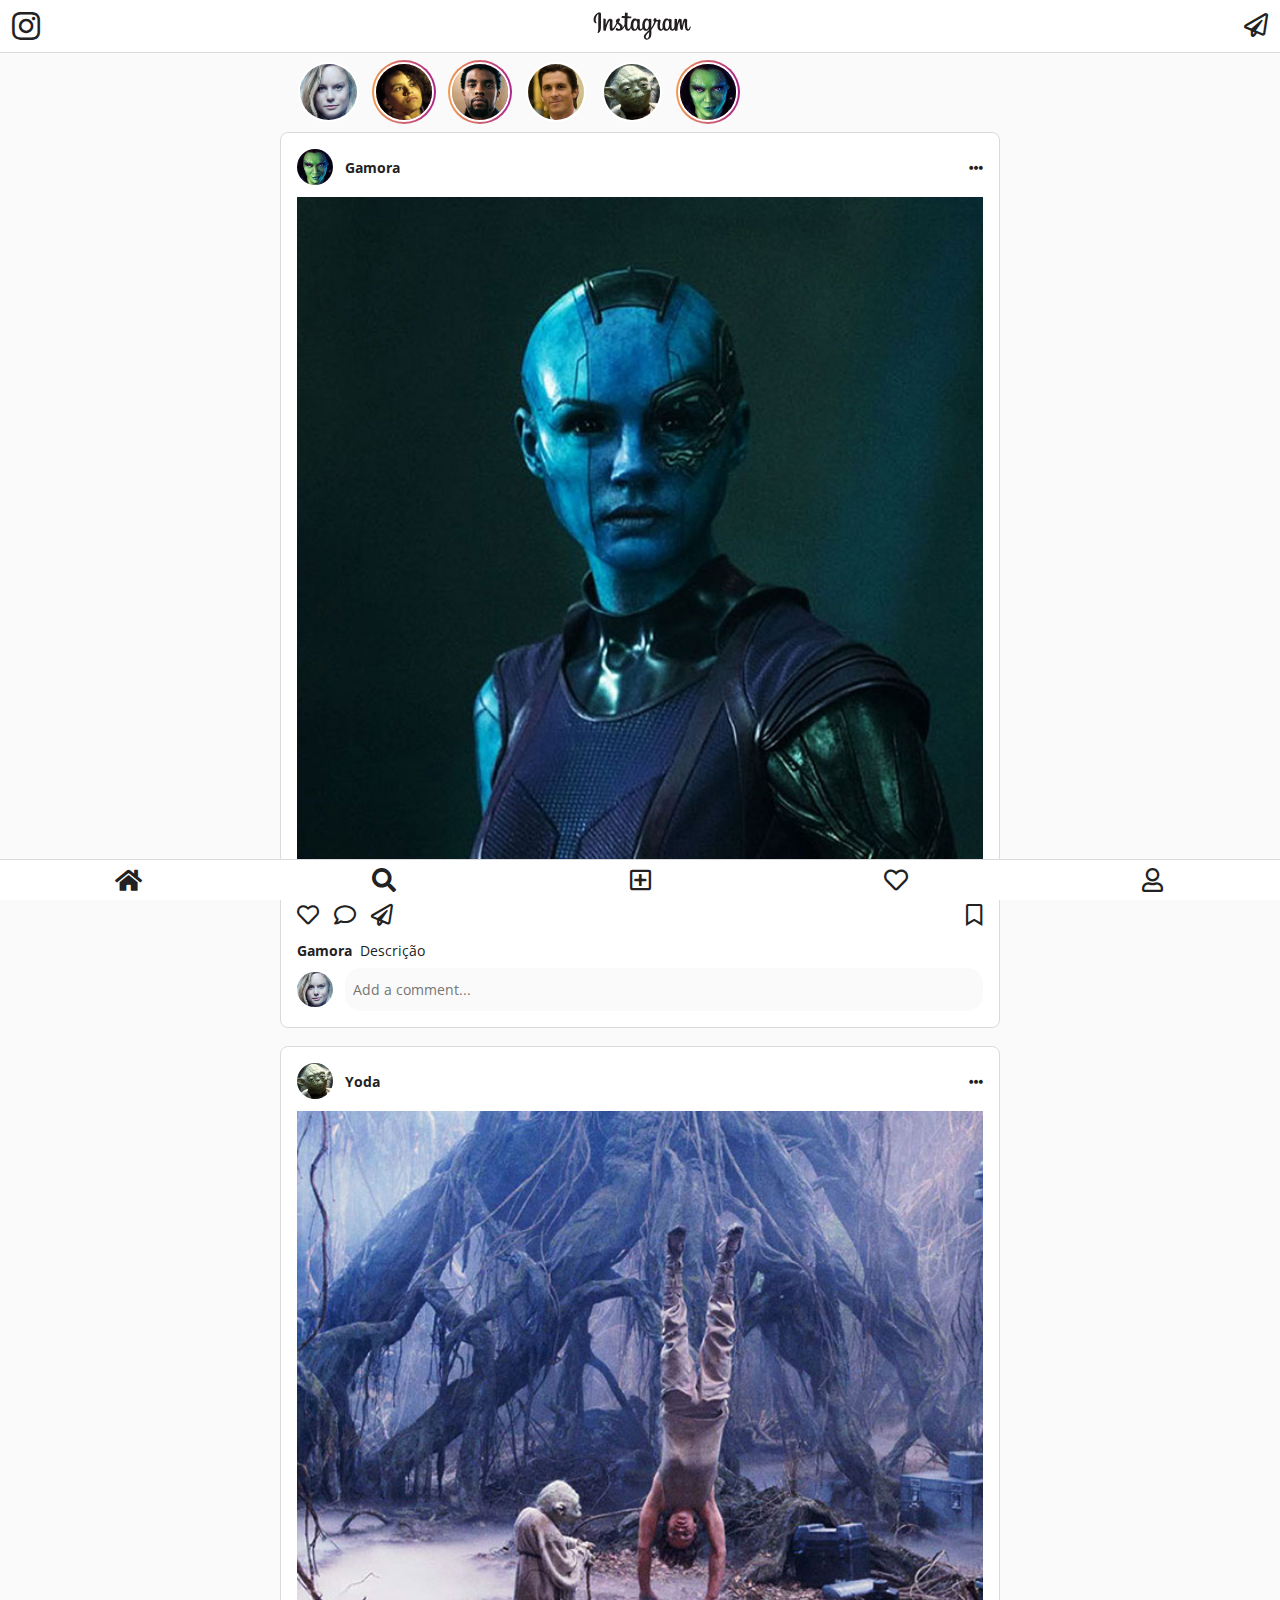
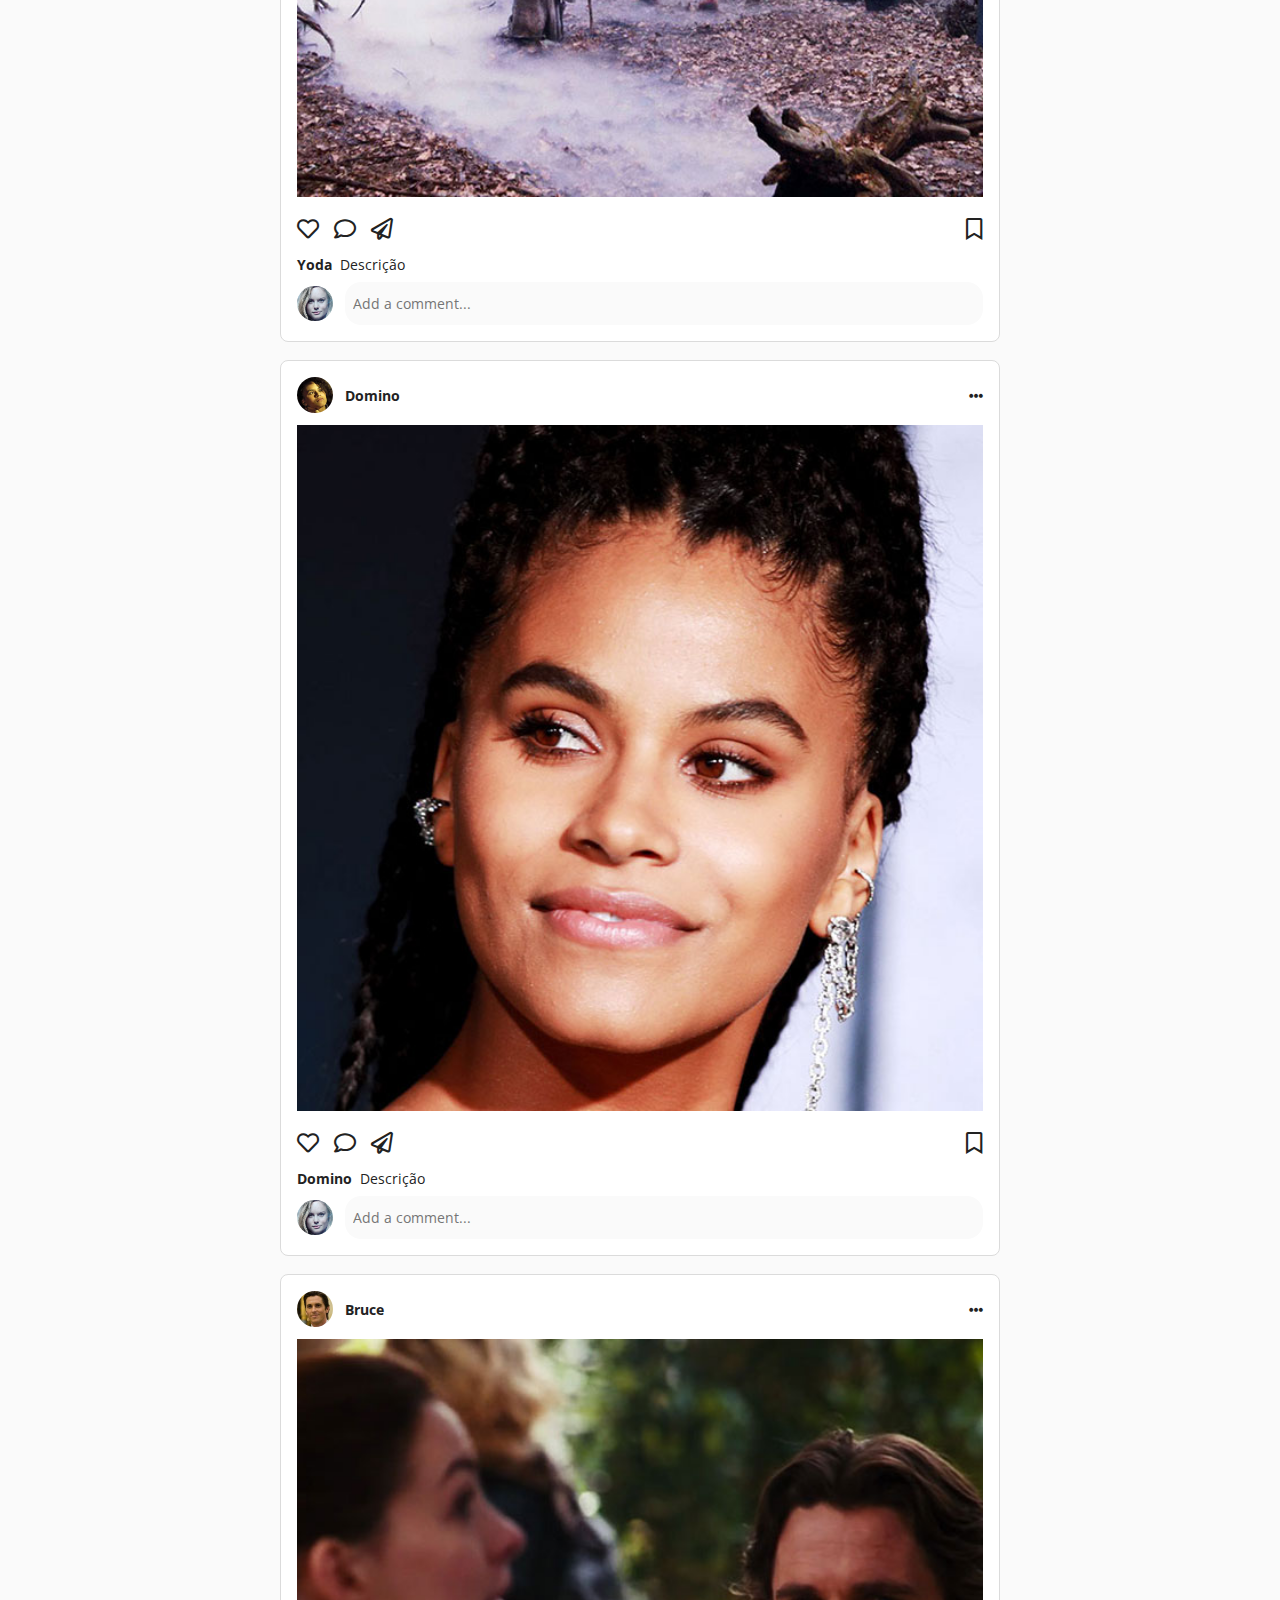
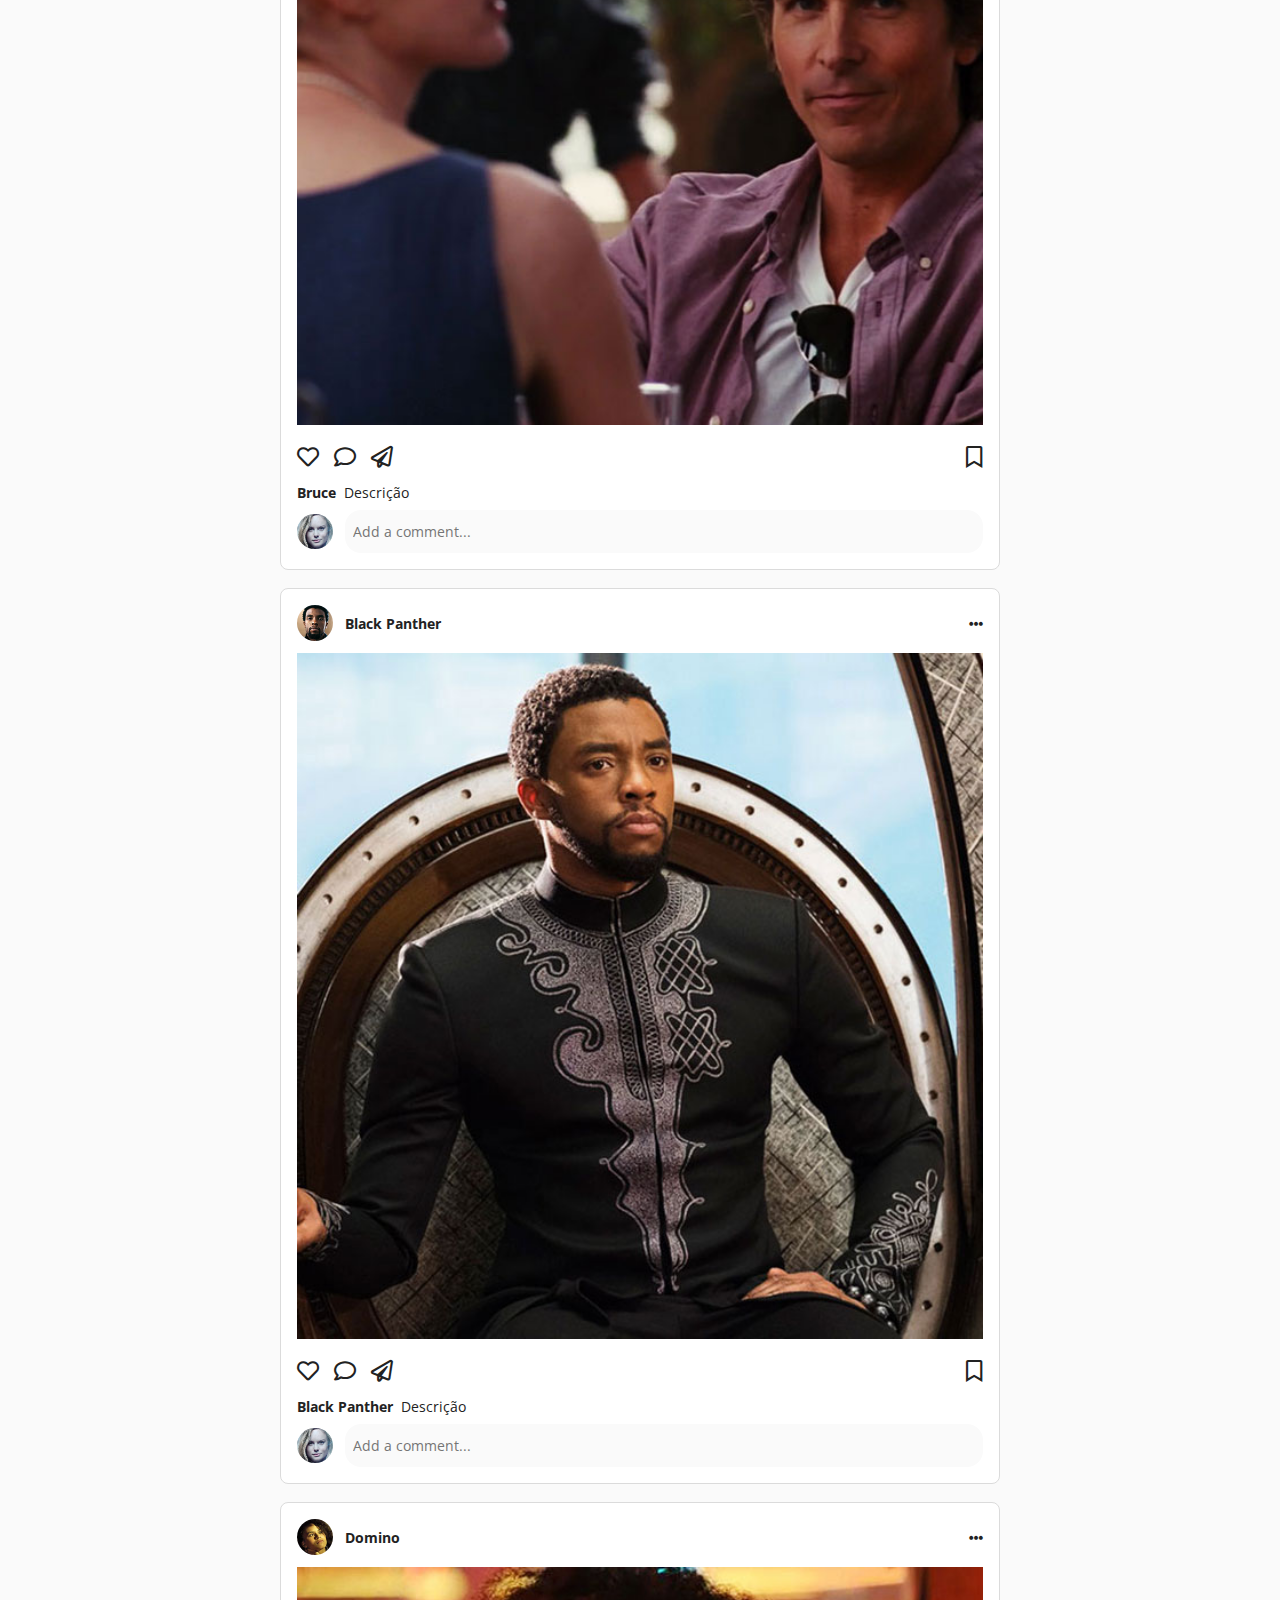
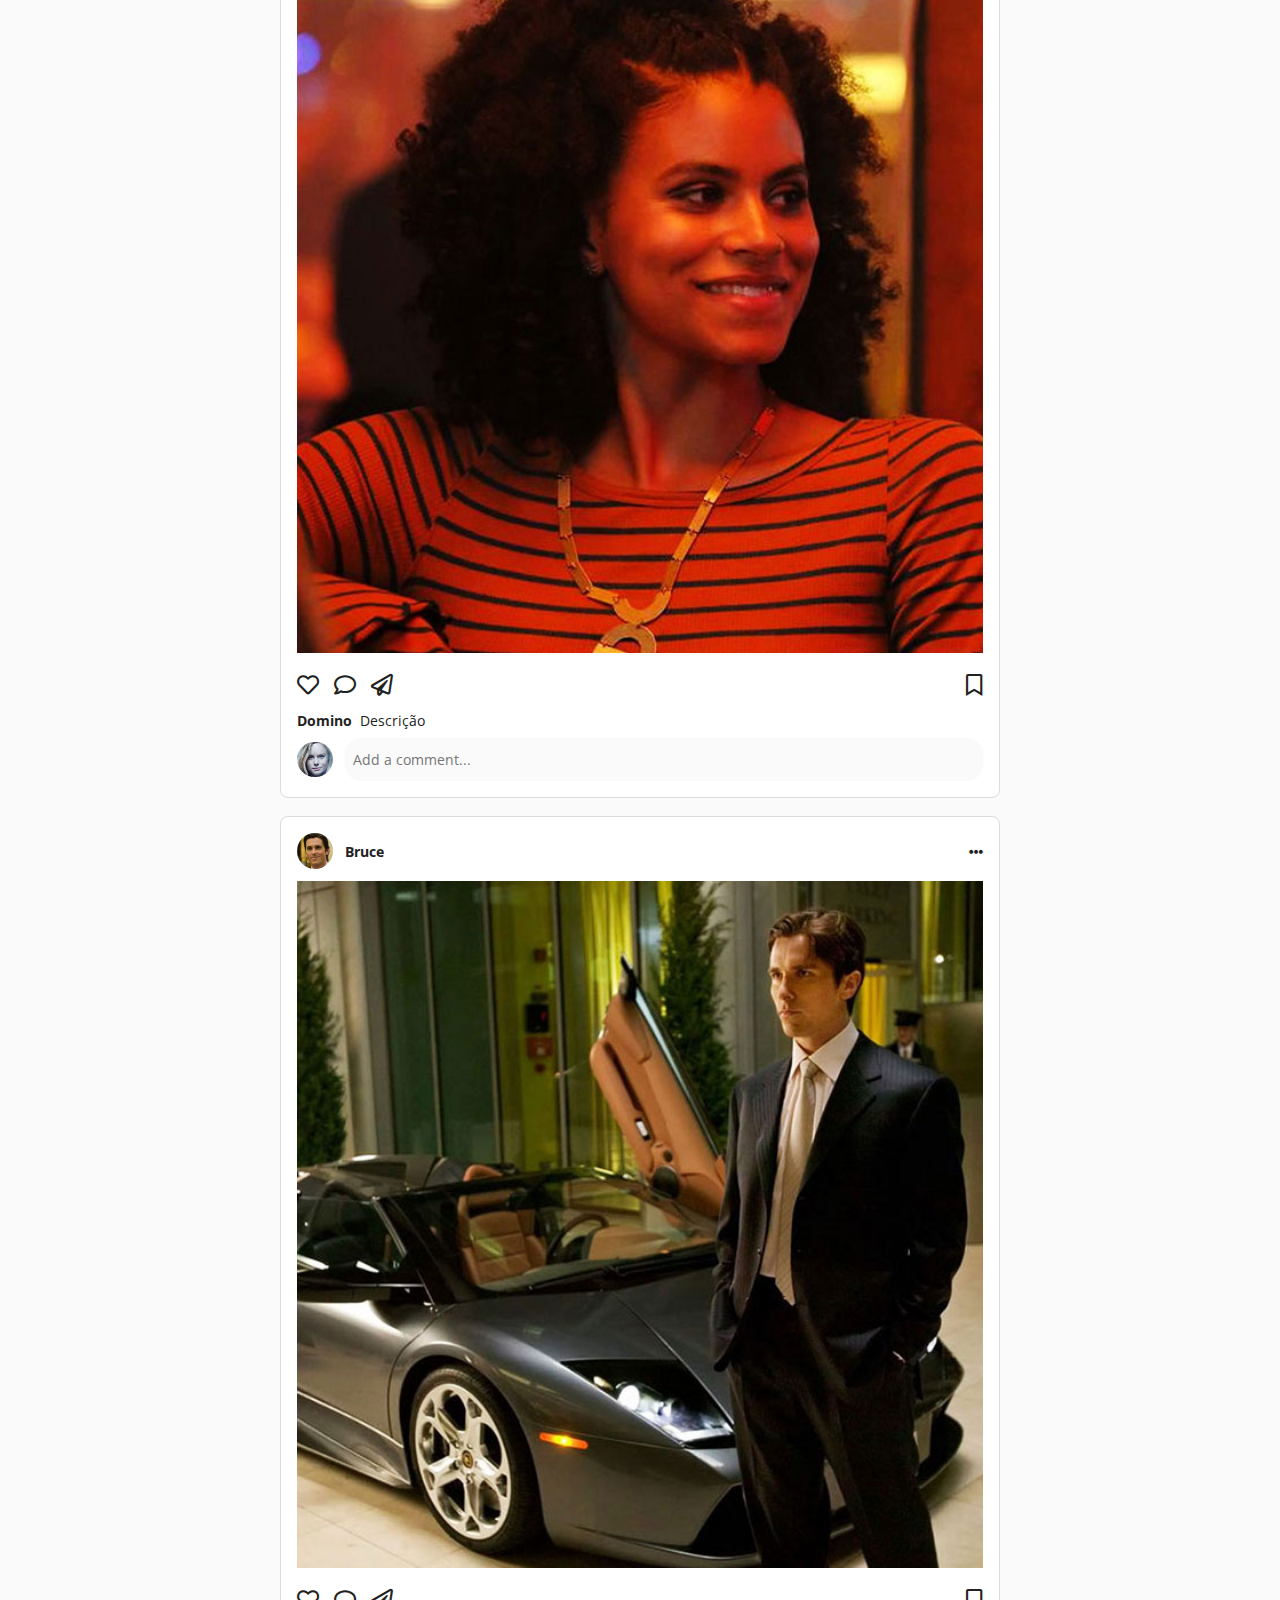
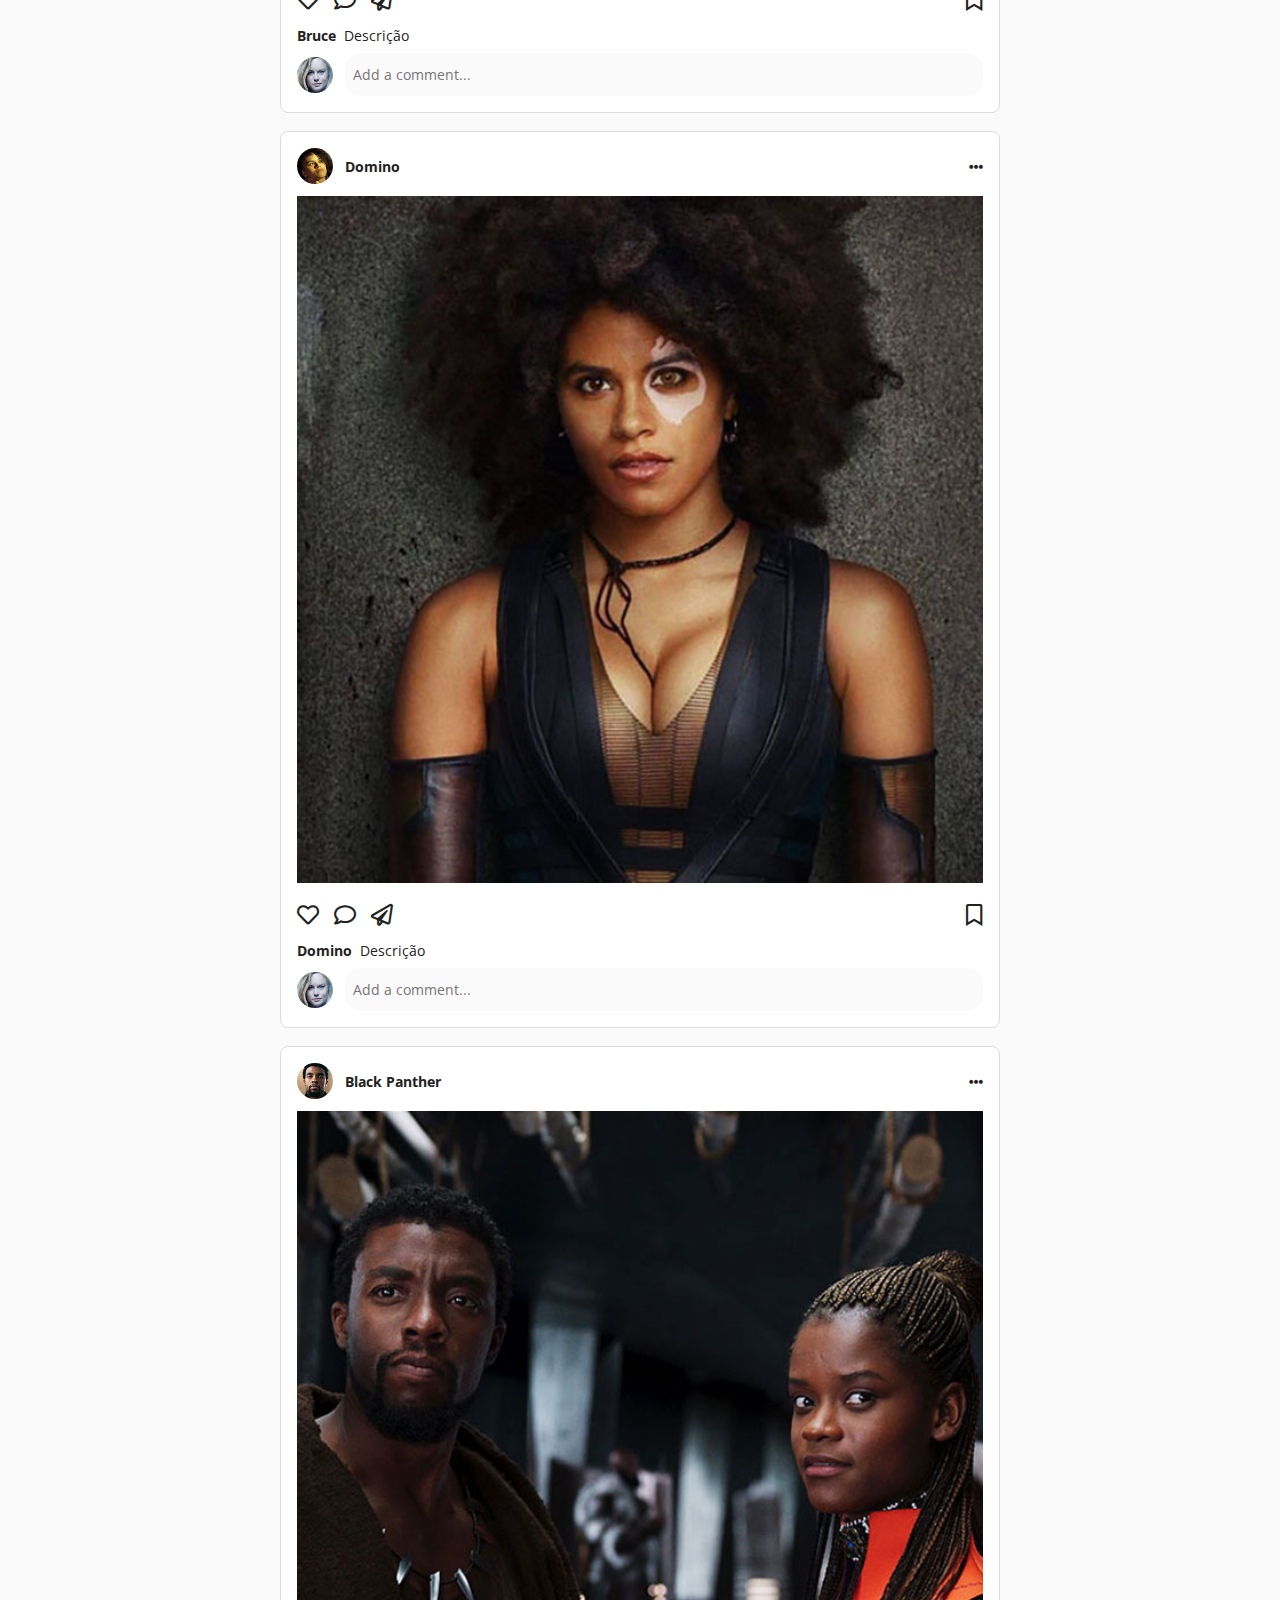
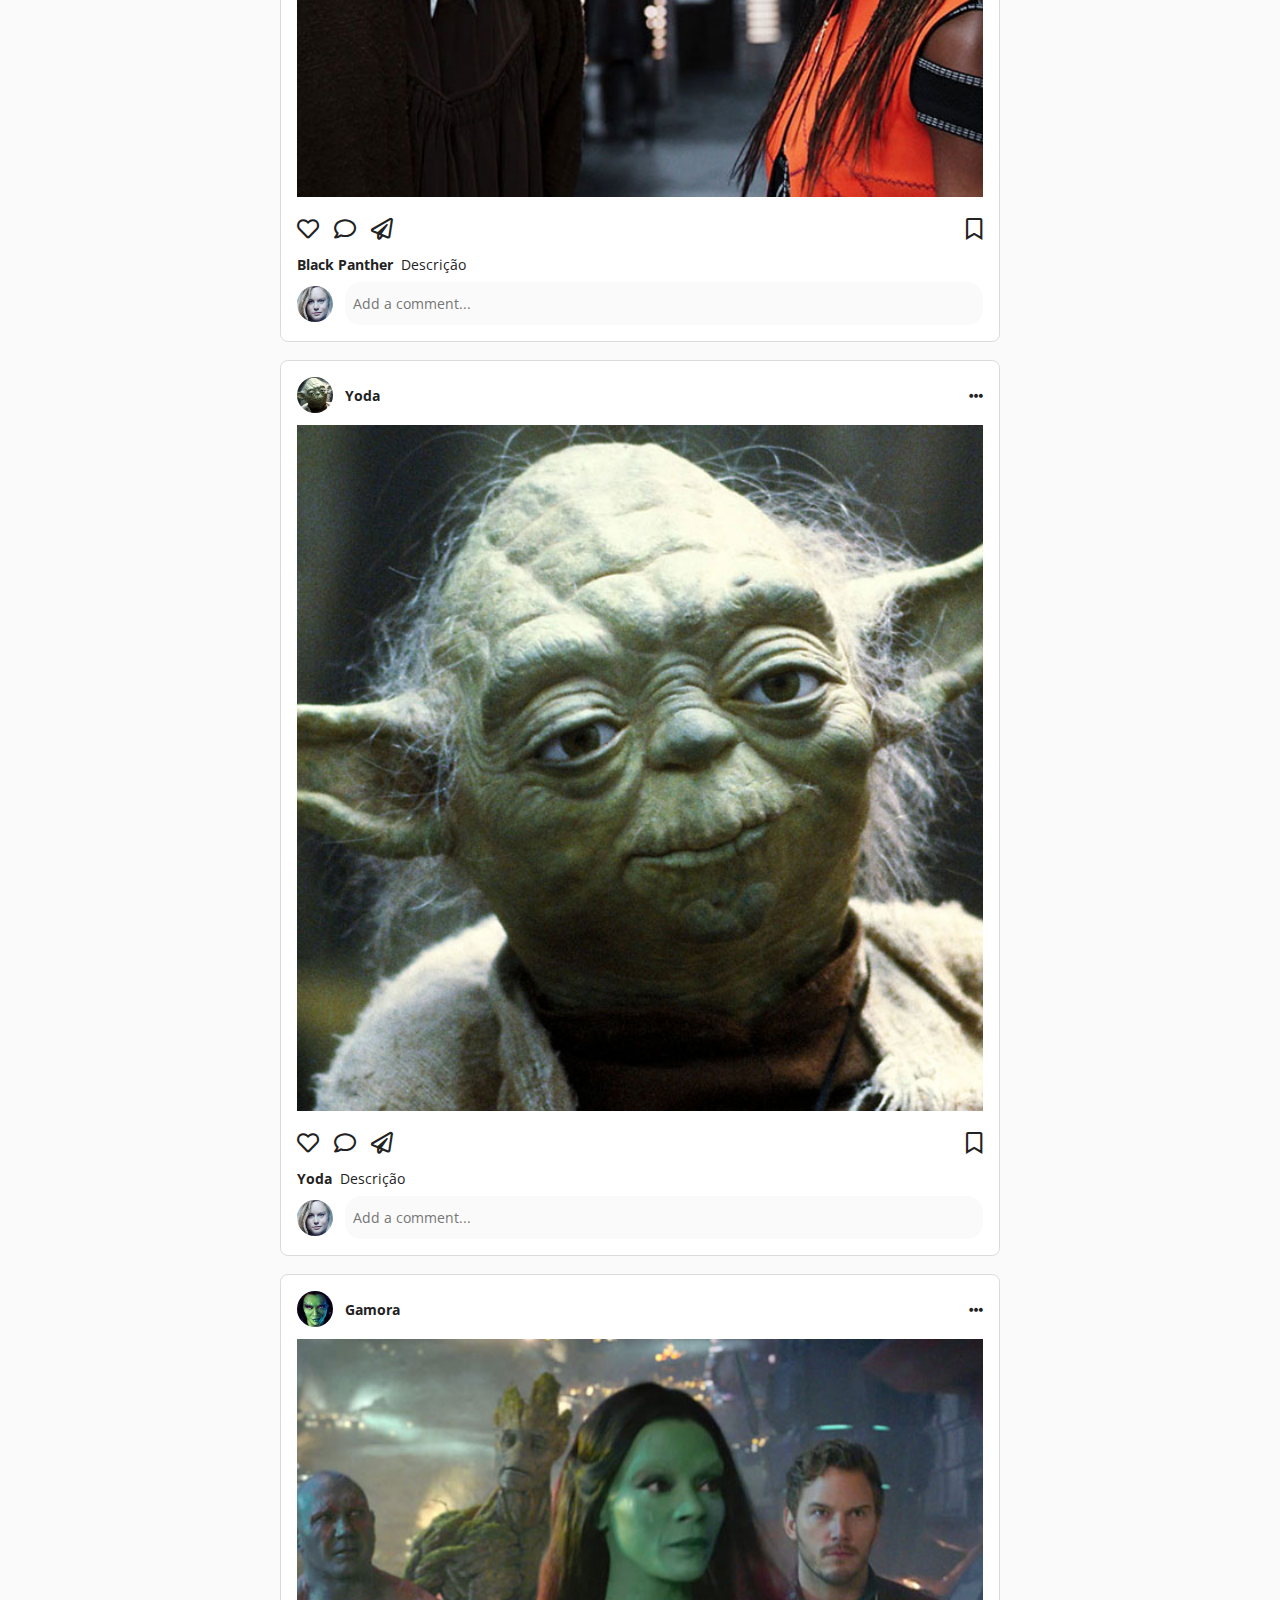
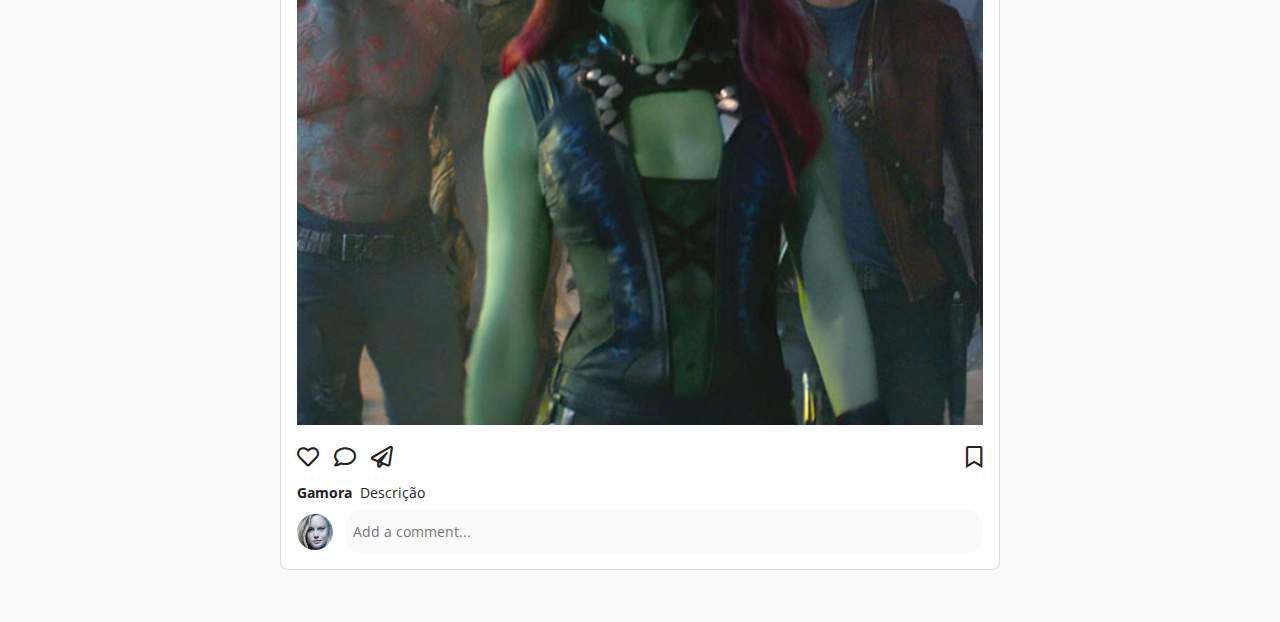
<file: public/index.html>
<!DOCTYPE html>
<html class="no-js" lang="pt-br">

<head>
  <meta charset="utf-8" />
  <title>Instagram Codenation</title>
  <meta name="description" content="" />
  <link rel="shortcut icon" type="image/png" href="/favicon.png" />
  <meta name="viewport" content="width=device-width, initial-scale=1" />

  <link rel="stylesheet" href="css/normalize.css" />
  <link rel="stylesheet" href="css/fontawesome.min.css" />
  <link rel="stylesheet" href="css/main.css" />
</head>

<body>

  <header class="main--header">
    <div class="container">
      <a href="#" class="main--header__instagram-icon">
        <i class="fab fa-instagram"></i>
      </a>
      <a href="#" class="main--header__logo-brand">
        <img src="img/instagram-logo.svg" alt="" />
      </a>
      <div class="main--header__menu">
        <!--a-- href="#" class="main--header__menu__item">
            <img src="img/igtv.png" alt="" />
          </!--a-->
        <a href="#" class="main--header__menu__item">
          <i class="far fa-paper-plane"></i>
        </a>
      </div>
    </div>
  </header>

  <section class="main--content">
    <div class="container">
      <ul class="main--content__stories">

        <!-- Story -->
        <li class="stories__item">
          <a href="#">
            <img src="img/profiles/carol/carol-profile.jpg" alt="" />
          </a>
        </li>

        <!-- Story -->
        <li class="stories__item stories__item__new">
          <a href="#">
            <img src="img/profiles/domino/domino-profile.jpg" alt="" />
          </a>
        </li>

        <!-- Story -->
        <li class="stories__item stories__item__new">
          <a href="#">
            <img src="img/profiles/black-panther/black-panther-profile.jpg" alt="" />
          </a>
        </li>

        <!-- Story -->
        <li class="stories__item stories__item">
          <a href="#">
            <img src="img/profiles/bruce/bruce-profile.jpg" alt="" />
          </a>
        </li>

        <!-- Story -->
        <li class="stories__item stories__item">
          <a href="#">
            <img src="img/profiles/yoda/yoda-profile.jpg" alt="" />
          </a>
        </li>

        <!-- Story -->
        <li class="stories__item stories__item__new">
          <a href="#">
            <img src="img/profiles/gamora/gamora-profile.jpg" alt="" />
          </a>
        </li>

      </ul>
      <div class="main--content__feed">

        <!-- Card -->
        <div class="feed__card">
          <div class="card__header">
            <div class="card__header__user">
              <img src="img/profiles/gamora/gamora-profile.jpg" alt="User" class="user__photo" />
              <span class="user__name">
                Gamora
              </span>
            </div>
            <div class="card__header__more">
              <i class="fas fa-ellipsis-h"></i>
            </div>
          </div>
          <figure class="card__body">
            <img src="img/profiles/gamora/gamora-3.jpg" alt="Photo" />
          </figure>
          <div class="card__footer">
            <div class="card__footer__actions">
              <a href="#" class="card__footer__actions__item">
                <i class="far fa-heart"></i>
              </a>
              <a href="#" class="card__footer__actions__item">
                <i class="far fa-comment"></i>
              </a>
              <a href="#" class="card__footer__actions__item">
                <i class="far fa-paper-plane"></i>
              </a>
              <a href="#" class="card__footer__actions__item">
                <i class="far fa-bookmark"></i>
              </a>
            </div>
            <div class="card__footer__body">
              <div class="info">
                <span class="username">Gamora</span> Descrição
              </div>
              <div class="comments">
                <div class="input-group">
                  <img src="img/profiles/carol/carol-profile.jpg" alt="User" class="user-photo" />
                  <input type="text" name="comment" placeholder="Add a comment..." />
                </div>
              </div>
            </div>
          </div>
        </div>

        <!-- Card -->
        <div class="feed__card">
          <div class="card__header">
            <div class="card__header__user">
              <img src="img/profiles/yoda/yoda-profile.jpg" alt="User" class="user__photo" />
              <span class="user__name">
                Yoda
              </span>
            </div>
            <div class="card__header__more">
              <i class="fas fa-ellipsis-h"></i>
            </div>
          </div>
          <figure class="card__body">
            <img src="img/profiles/yoda/yoda-4.jpg" alt="Photo" />
          </figure>
          <div class="card__footer">
            <div class="card__footer__actions">
              <a href="#" class="card__footer__actions__item">
                <i class="far fa-heart"></i>
              </a>
              <a href="#" class="card__footer__actions__item">
                <i class="far fa-comment"></i>
              </a>
              <a href="#" class="card__footer__actions__item">
                <i class="far fa-paper-plane"></i>
              </a>
              <a href="#" class="card__footer__actions__item">
                <i class="far fa-bookmark"></i>
              </a>
            </div>
            <div class="card__footer__body">
              <div class="info">
                <span class="username">Yoda</span> Descrição
              </div>
              <div class="comments">
                <div class="input-group">
                  <img src="img/profiles/carol/carol-profile.jpg" alt="User" class="user-photo" />
                  <input type="text" name="comment" placeholder="Add a comment..." />
                </div>
              </div>
            </div>
          </div>
        </div>

        <!-- Card -->
        <div class="feed__card">
          <div class="card__header">
            <div class="card__header__user">
              <img src="img/profiles/domino/domino-profile.jpg" alt="User" class="user__photo" />
              <span class="user__name">
                Domino
              </span>
            </div>
            <div class="card__header__more">
              <i class="fas fa-ellipsis-h"></i>
            </div>
          </div>
          <figure class="card__body">
            <img src="img/profiles/domino/domino-3.jpg" alt="Photo" />
          </figure>
          <div class="card__footer">
            <div class="card__footer__actions">
              <a href="#" class="card__footer__actions__item">
                <i class="far fa-heart"></i>
              </a>
              <a href="#" class="card__footer__actions__item">
                <i class="far fa-comment"></i>
              </a>
              <a href="#" class="card__footer__actions__item">
                <i class="far fa-paper-plane"></i>
              </a>
              <a href="#" class="card__footer__actions__item">
                <i class="far fa-bookmark"></i>
              </a>
            </div>
            <div class="card__footer__body">
              <div class="info">
                <span class="username">Domino</span> Descrição
              </div>
              <div class="comments">
                <div class="input-group">
                  <img src="img/profiles/carol/carol-profile.jpg" alt="User" class="user-photo" />
                  <input type="text" name="comment" placeholder="Add a comment..." />
                </div>
              </div>
            </div>
          </div>
        </div>

        <!-- Card -->
        <div class="feed__card">
          <div class="card__header">
            <div class="card__header__user">
              <img src="img/profiles/bruce/bruce-profile.jpg" alt="User" class="user__photo" />
              <span class="user__name">
                Bruce
              </span>
            </div>
            <div class="card__header__more">
              <i class="fas fa-ellipsis-h"></i>
            </div>
          </div>
          <figure class="card__body">
            <img src="img/profiles/bruce/bruce-3.jpg" alt="Photo" />
          </figure>
          <div class="card__footer">
            <div class="card__footer__actions">
              <a href="#" class="card__footer__actions__item">
                <i class="far fa-heart"></i>
              </a>
              <a href="#" class="card__footer__actions__item">
                <i class="far fa-comment"></i>
              </a>
              <a href="#" class="card__footer__actions__item">
                <i class="far fa-paper-plane"></i>
              </a>
              <a href="#" class="card__footer__actions__item">
                <i class="far fa-bookmark"></i>
              </a>
            </div>
            <div class="card__footer__body">
              <div class="info">
                <span class="username">Bruce</span> Descrição
              </div>
              <div class="comments">
                <div class="input-group">
                  <img src="img/profiles/carol/carol-profile.jpg" alt="User" class="user-photo" />
                  <input type="text" name="comment" placeholder="Add a comment..." />
                </div>
              </div>
            </div>
          </div>
        </div>

        <!-- Card -->
        <div class="feed__card">
          <div class="card__header">
            <div class="card__header__user">
              <img src="img/profiles/black-panther/black-panther-profile.jpg" alt="User" class="user__photo" />
              <span class="user__name">
                Black Panther
              </span>
            </div>
            <div class="card__header__more">
              <i class="fas fa-ellipsis-h"></i>
            </div>
          </div>
          <figure class="card__body">
            <img src="img/profiles/black-panther/black-panther-3.jpg" alt="Photo" />
          </figure>
          <div class="card__footer">
            <div class="card__footer__actions">
              <a href="#" class="card__footer__actions__item">
                <i class="far fa-heart"></i>
              </a>
              <a href="#" class="card__footer__actions__item">
                <i class="far fa-comment"></i>
              </a>
              <a href="#" class="card__footer__actions__item">
                <i class="far fa-paper-plane"></i>
              </a>
              <a href="#" class="card__footer__actions__item">
                <i class="far fa-bookmark"></i>
              </a>
            </div>
            <div class="card__footer__body">
              <div class="info">
                <span class="username">Black Panther</span> Descrição
              </div>
              <div class="comments">
                <div class="input-group">
                  <img src="img/profiles/carol/carol-profile.jpg" alt="User" class="user-photo" />
                  <input type="text" name="comment" placeholder="Add a comment..." />
                </div>
              </div>
            </div>
          </div>
        </div>

        <!-- Card -->
        <div class="feed__card">
          <div class="card__header">
            <div class="card__header__user">
              <img src="img/profiles/domino/domino-profile.jpg" alt="User" class="user__photo" />
              <span class="user__name">
                Domino
              </span>
            </div>
            <div class="card__header__more">
              <i class="fas fa-ellipsis-h"></i>
            </div>
          </div>
          <figure class="card__body">
            <img src="img/profiles/domino/domino-1.jpg" alt="Photo" />
          </figure>
          <div class="card__footer">
            <div class="card__footer__actions">
              <a href="#" class="card__footer__actions__item">
                <i class="far fa-heart"></i>
              </a>
              <a href="#" class="card__footer__actions__item">
                <i class="far fa-comment"></i>
              </a>
              <a href="#" class="card__footer__actions__item">
                <i class="far fa-paper-plane"></i>
              </a>
              <a href="#" class="card__footer__actions__item">
                <i class="far fa-bookmark"></i>
              </a>
            </div>
            <div class="card__footer__body">
              <div class="info">
                <span class="username">Domino</span> Descrição
              </div>
              <div class="comments">
                <div class="input-group">
                  <img src="img/profiles/carol/carol-profile.jpg" alt="User" class="user-photo" />
                  <input type="text" name="comment" placeholder="Add a comment..." />
                </div>
              </div>
            </div>
          </div>
        </div>

        <!-- Card -->
        <div class="feed__card">
          <div class="card__header">
            <div class="card__header__user">
              <img src="img/profiles/bruce/bruce-profile.jpg" alt="User" class="user__photo" />
              <span class="user__name">
                Bruce
              </span>
            </div>
            <div class="card__header__more">
              <i class="fas fa-ellipsis-h"></i>
            </div>
          </div>
          <figure class="card__body">
            <img src="img/profiles/bruce/bruce-4.jpg" alt="Photo" />
          </figure>
          <div class="card__footer">
            <div class="card__footer__actions">
              <a href="#" class="card__footer__actions__item">
                <i class="far fa-heart"></i>
              </a>
              <a href="#" class="card__footer__actions__item">
                <i class="far fa-comment"></i>
              </a>
              <a href="#" class="card__footer__actions__item">
                <i class="far fa-paper-plane"></i>
              </a>
              <a href="#" class="card__footer__actions__item">
                <i class="far fa-bookmark"></i>
              </a>
            </div>
            <div class="card__footer__body">
              <div class="info">
                <span class="username">Bruce</span> Descrição
              </div>
              <div class="comments">
                <div class="input-group">
                  <img src="img/profiles/carol/carol-profile.jpg" alt="User" class="user-photo" />
                  <input type="text" name="comment" placeholder="Add a comment..." />
                </div>
              </div>
            </div>
          </div>
        </div>

        <!-- Card -->
        <div class="feed__card">
          <div class="card__header">
            <div class="card__header__user">
              <img src="img/profiles/domino/domino-profile.jpg" alt="User" class="user__photo" />
              <span class="user__name">
                Domino
              </span>
            </div>
            <div class="card__header__more">
              <i class="fas fa-ellipsis-h"></i>
            </div>
          </div>
          <figure class="card__body">
            <img src="img/profiles/domino/domino-2.jpg" alt="Photo" />
          </figure>
          <div class="card__footer">
            <div class="card__footer__actions">
              <a href="#" class="card__footer__actions__item">
                <i class="far fa-heart"></i>
              </a>
              <a href="#" class="card__footer__actions__item">
                <i class="far fa-comment"></i>
              </a>
              <a href="#" class="card__footer__actions__item">
                <i class="far fa-paper-plane"></i>
              </a>
              <a href="#" class="card__footer__actions__item">
                <i class="far fa-bookmark"></i>
              </a>
            </div>
            <div class="card__footer__body">
              <div class="info">
                <span class="username">Domino</span> Descrição
              </div>
              <div class="comments">
                <div class="input-group">
                  <img src="img/profiles/carol/carol-profile.jpg" alt="User" class="user-photo" />
                  <input type="text" name="comment" placeholder="Add a comment..." />
                </div>
              </div>
            </div>
          </div>
        </div>

        <!-- Card -->
        <div class="feed__card">
          <div class="card__header">
            <div class="card__header__user">
              <img src="img/profiles/black-panther/black-panther-profile.jpg" alt="User" class="user__photo" />
              <span class="user__name">
                Black Panther
              </span>
            </div>
            <div class="card__header__more">
              <i class="fas fa-ellipsis-h"></i>
            </div>
          </div>
          <figure class="card__body">
            <img src="img/profiles/black-panther/black-panther-2.jpg" alt="Photo" />
          </figure>
          <div class="card__footer">
            <div class="card__footer__actions">
              <a href="#" class="card__footer__actions__item">
                <i class="far fa-heart"></i>
              </a>
              <a href="#" class="card__footer__actions__item">
                <i class="far fa-comment"></i>
              </a>
              <a href="#" class="card__footer__actions__item">
                <i class="far fa-paper-plane"></i>
              </a>
              <a href="#" class="card__footer__actions__item">
                <i class="far fa-bookmark"></i>
              </a>
            </div>
            <div class="card__footer__body">
              <div class="info">
                <span class="username">Black Panther</span> Descrição
              </div>
              <div class="comments">
                <div class="input-group">
                  <img src="img/profiles/carol/carol-profile.jpg" alt="User" class="user-photo" />
                  <input type="text" name="comment" placeholder="Add a comment..." />
                </div>
              </div>
            </div>
          </div>
        </div>

        <!-- Card -->
        <div class="feed__card">
          <div class="card__header">
            <div class="card__header__user">
              <img src="img/profiles/yoda/yoda-profile.jpg" alt="User" class="user__photo" />
              <span class="user__name">
                Yoda
              </span>
            </div>
            <div class="card__header__more">
              <i class="fas fa-ellipsis-h"></i>
            </div>
          </div>
          <figure class="card__body">
            <img src="img/profiles/yoda/yoda-2.jpg" alt="Photo" />
          </figure>
          <div class="card__footer">
            <div class="card__footer__actions">
              <a href="#" class="card__footer__actions__item">
                <i class="far fa-heart"></i>
              </a>
              <a href="#" class="card__footer__actions__item">
                <i class="far fa-comment"></i>
              </a>
              <a href="#" class="card__footer__actions__item">
                <i class="far fa-paper-plane"></i>
              </a>
              <a href="#" class="card__footer__actions__item">
                <i class="far fa-bookmark"></i>
              </a>
            </div>
            <div class="card__footer__body">
              <div class="info">
                <span class="username">Yoda</span> Descrição
              </div>
              <div class="comments">
                <div class="input-group">
                  <img src="img/profiles/carol/carol-profile.jpg" alt="User" class="user-photo" />
                  <input type="text" name="comment" placeholder="Add a comment..." />
                </div>
              </div>
            </div>
          </div>
        </div>

        <!-- Card -->
        <div class="feed__card">
          <div class="card__header">
            <div class="card__header__user">
              <img src="img/profiles/gamora/gamora-profile.jpg" alt="User" class="user__photo" />
              <span class="user__name">
                Gamora
              </span>
            </div>
            <div class="card__header__more">
              <i class="fas fa-ellipsis-h"></i>
            </div>
          </div>
          <figure class="card__body">
            <img src="img/profiles/gamora/gamora-2.jpg" alt="Photo" />
          </figure>
          <div class="card__footer">
            <div class="card__footer__actions">
              <a href="#" class="card__footer__actions__item">
                <i class="far fa-heart"></i>
              </a>
              <a href="#" class="card__footer__actions__item">
                <i class="far fa-comment"></i>
              </a>
              <a href="#" class="card__footer__actions__item">
                <i class="far fa-paper-plane"></i>
              </a>
              <a href="#" class="card__footer__actions__item">
                <i class="far fa-bookmark"></i>
              </a>
            </div>
            <div class="card__footer__body">
              <div class="info">
                <span class="username">Gamora</span> Descrição
              </div>
              <div class="comments">
                <div class="input-group">
                  <img src="img/profiles/carol/carol-profile.jpg" alt="User" class="user-photo" />
                  <input type="text" name="comment" placeholder="Add a comment..." />
                </div>
              </div>
            </div>
          </div>
        </div>

      </div>
    </div>
  </section>

  <footer class="footer">
    <div class="container">
      <ul class="footer__actions">
        <li class="footer__actions__item">
          <a href="#"><i class="fas fa-home"></i></a>
        </li>
        <li class="footer__actions__item">
          <a href="#"><i class="fas fa-search"></i></a>
        </li>
        <li class="footer__actions__item">
          <a href="#"><i class="far fa-plus-square"></i></a>
        </li>
        <li class="footer__actions__item">
          <a href="#"><i class="far fa-heart"></i></a>
        </li>
        <li class="footer__actions__item">
          <a href="#"><i class="far fa-user"></i></a>
        </li>
      </ul>
    </div>
  </footer>

</body>

</html>
</file>
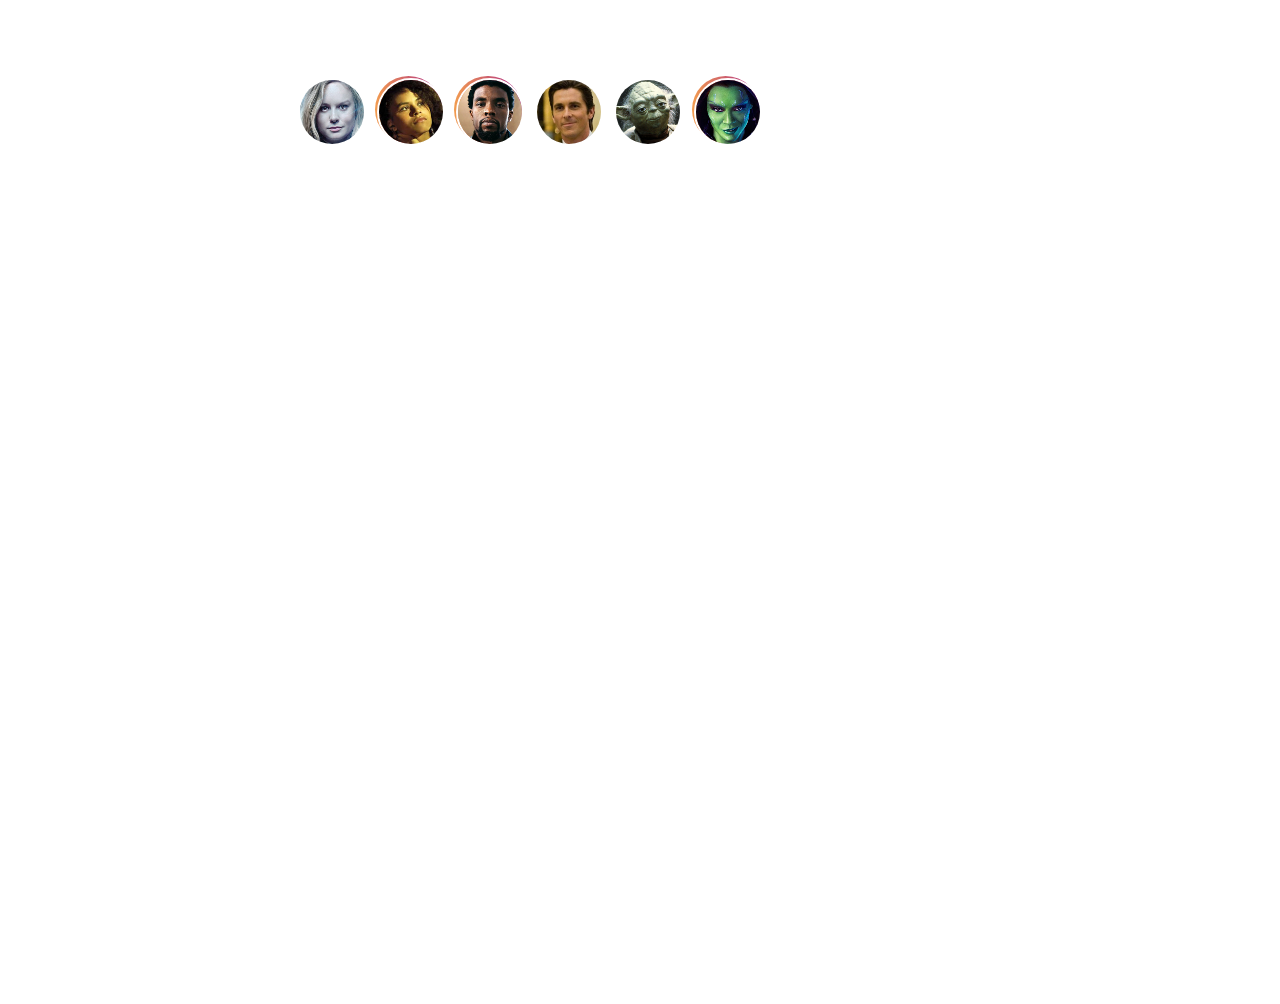
<file: public/index1.html>
<html lang="pt-">
<head>
  <meta charset="UTF-8">
  <meta name="viewport" content="width=device-width, initial-scale=1.0">
  <title>Clone Instagram</title>
  <link rel="stylesheet" href="css/normalize.css"/>
  <link rel="stylesheet" href="css/story.css"/>
</head>
<body>
  <header>

  </header>

  <section class="main--content">
    <div class="container">
      <ul class="main--content__stories">
        <!-- Story -->
        <li class="stories__item">
          <a href="#">
            <img src="img/profiles/carol/carol-profile.jpg" alt=""/>
          </a>
        </li>
        <!-- Story -->
        <li class="stories__item stories__item__new">
          <a href="#">
            <img src="img/profiles/domino/domino-profile.jpg" alt=""/>
          </a>
        </li>
        <!-- Story -->
        <li class="stories__item stories__item__new">
          <a href="#">
            <img src="img/profiles/black-panther/black-panther-profile.jpg" alt=""/>
          </a>
        </li>
        <!-- Story -->
        <li class="stories__item stories__item">
          <a href="#">
            <img src="img/profiles/bruce/bruce-profile.jpg" alt=""/>
          </a>
        </li>
        <!-- Story -->
        <li class="stories__item stories__item">
          <a href="#">
            <img src="img/profiles/yoda/yoda-profile.jpg" alt=""/>
          </a>
        </li>
        <!-- Story -->
        <li class="stories__item stories__item__new">
          <a href="#">
            <img src="img/profiles/gamora/gamora-profile.jpg" alt=""/>
          </a>
        </li>
        <!-- Story -->
      </ul>
    </div>
  </section>

  <footer>

  </footer>
</body>
</html>
</file>
<file: public/css/main.css>
@import url('https://fonts.googleapis.com/css?family=Open+Sans:400,700&display=swap');

::-webkit-scrollbar {
	display: none;
}

*,
*:after,
*:before {
	margin: 0;
	padding: 0;
	outline: 0;
	box-sizing: border-box;
}

a,
a:focus,
a:hover {
	color: inherit;
	text-decoration: none;
}

body {
	font-family: 'Open Sans', sans-serif;
	font-size: 14px;
	color: #222;
	display: flex;
	flex-direction: column;
	background-color: #fafafa;
}

.container {
	display: flex;
	align-items: center;
	justify-content: space-between;
	overflow: hidden;
	width: 100%;
	max-width: 720px;
	margin: 0 auto;
}

.main--header {
	z-index: 10;
	width: 100%;
	position: fixed;
	background-color: #fff;
	border-bottom: 1px solid #dbdbdb;
}

.main--header .container {
	height: 52px;
	padding: 4px 12px;
	max-width: 100%;
}

.main--header__instagram-icon {
	height: 44px;
	margin-right: auto;
	display: flex;
	align-items: center;
}

.main--header__instagram-icon i {
	font-size: 2rem;
}

.main--header__logo-brand {
	height: 32px;
	width: 100%;
	display: flex;
	align-items: center;
	justify-content: center;
}

.main--header__logo-brand img {
	height: 100%;
}

.main--header__menu {
	height: 36px;
	display: flex;
	justify-content: space-between;
	align-items: center;
	margin-left: auto;
}

.main--header__menu__item {
	height: 100%;
	font-size: 24px;
}

.main--header__menu__item+.main--header__menu__item {
	margin-left: 15px;
}

.main--header__menu__item img {
	height: 100%;
	width: auto;
}

.main--content {
	width: 100%;
	height: 100%;
	margin-top: 52px;
	margin-bottom: 52px;
}

.main--content .container {
	align-items: flex-start;
	justify-content: flex-start;
	flex-direction: column;
}

.main--content__stories {
	list-style: none;
	padding: 8px 16px;
	overflow-y: hidden;
	overflow-x: scroll;
	width: 100%;
	display: flex;
	justify-content: flex-start;
	align-content: center;
	flex-wrap: nowrap;
	flex-grow: 1;
}

.stories__item {
	display: flex;
	align-items: center;
	justify-content: center;
	border-radius: 100%;
	height: 64px;
	width: 64px;
	padding: .1rem;
}

.stories__item__new {
	background-image: linear-gradient(270deg, #ab248a 0%, #f29c4f 100%);
}

.stories__item+.stories__item {	
	margin-left: 12px;
}

.stories__item a {
	display: inline-block;
	width: 100%;
	height: 100%;
}

.stories__item img {
	position: relative;
	width: auto;
	height: 100%;
	padding: 0;
	border: .18rem solid #fff;
	border-radius: 100%;
}

.main--content__feed {
	width: 100%;
	display: flex;
	flex-direction: column;
}

.feed__card {
	padding: 1rem;
	width: 100%;
	display: flex;
	flex-direction: column;
	background-color: #fff;
	border: 1px solid #dbdbdb;
	border-radius: 8px;
}

.feed__card+.feed__card {
	margin-top: 18px;
}

.card__header {
	width: 100%;
	display: flex;
	align-items: center;
	justify-content: space-between;
}

.card__header__user {
	display: flex;
	justify-content: flex-start;
	align-items: center;
}

.user__photo {
	width: 36px;
	height: auto;
	margin-right: 12px;
	border-radius: 100%;
}

.user__name {
	font-weight: bold;
}

.card__body {
	display: flex;
	justify-content: center;
	align-items: center;
	width: 100%;
	padding: 12px 0;
	margin: 0;
}

.card__body img {
	width: 100%;
	height: auto;
}

.card__footer {
	width: 100%;
	display: flex;
	flex-direction: column;
}

.card__footer__actions {
	width: 100%;
	display: flex;
	padding: 4px 0px;
}

.card__footer__actions__item {
	font-size: 22px;
}

.card__footer__actions__item+.card__footer__actions__item {
	margin-left: 15px;
}

.card__footer__actions__item:last-of-type {
	margin-left: auto;
}

.card__footer__body {
	width: 100%;
	display: flex;
	flex-direction: column;
}

.info {
	display: flex;
	text-align: start;
	padding: 8px 0;
}

.info .username {
	font-weight: bold;
	margin-right: 8px;
}

.comments {
	width: 100%;
	display: flex;
	flex-direction: column;
}

.input-group {
	width: 100%;
	display: flex;
	align-items: center;
	justify-content: flex-start;
}

.input-group img {
	width: 36px;
	height: auto;
	margin-right: 12px;
	border-radius: 100%;
}

.input-group input {
	width: 100%;
	color: #9c9c9c;
	padding: 12px 8px;
	border: none;
	background-color: #fafafa;
	border-radius: 16px;
}

.input-group input:focus {
	color: #424242;
}

.footer {
	z-index: 10;
	position: fixed;
	bottom: 0;
	border-top: 1px solid #dbdbdb;
	background-color: #fff;
	width: 100%;
}

.footer .container {
	min-width: 100%;
}

.footer__actions {
	list-style: none;
	width: 100%;
	display: flex;
	flex-direction: row;
	justify-content: space-between;
	align-items: center;
}

.footer__actions__item {
	width: 100%;
	text-align: center;
}

.footer__actions__item i {
	font-size: 24px;
	padding: 8px;
}

@media screen and (max-width:720px) {
	body {
		font-size: 16px;
	}
}
</file>
<file: public/css/story.css>
@import url('https://fonts.googleapis.com/css?family=Open+Sans:400,700&display=swap');

::-webkit-scrollbar {
	display: none;
}

.container {
	display: flex;
	align-items: center;
	justify-content: space-between;
	overflow: hidden;
	width: 100%;
	background-color: white;
	width: 100%;
	max-width: 720px;
	margin: 0 auto;
}
/* Story e Feed */
.main--content {
	width: 100%;
	height: 100%;
	margin-top: 52px;
	margin-bottom: 52px;	
}
/* Storys */
.main--content__stories {
	list-style: none;
	padding: 8px 16px;
	overflow-y: hidden;
	overflow-y: scroll;
	width: 100%;
	display:flex;
	justify-content: flex-start;
	align-content: center;
	flex-wrap: nowrap;
	flex-grow: 1;
}

.stories__item {
	display: flex;
	align-items: center;
	justify-content: center;
	border-radius: 100%;
	height: 64px;
	width: 64px;
	padding: .1rem;
}

.stories__item__new {
	background-image: linear-gradient(270deg, #ab248a 0%, #f29c4f 100%);
}

.stories__item+.stories__item {
	margin-left: 12px;
}

.stories__item a {
	display: inline-block;
	width: 100%;
	height: 100%;
}

.stories__item img {
	position: relative;
	width: auto;
	height: 100%;
	padding: 0;
	border: .18rem solid #fff;
	border-radius: 100%;
}

/* Feed */
</file>
